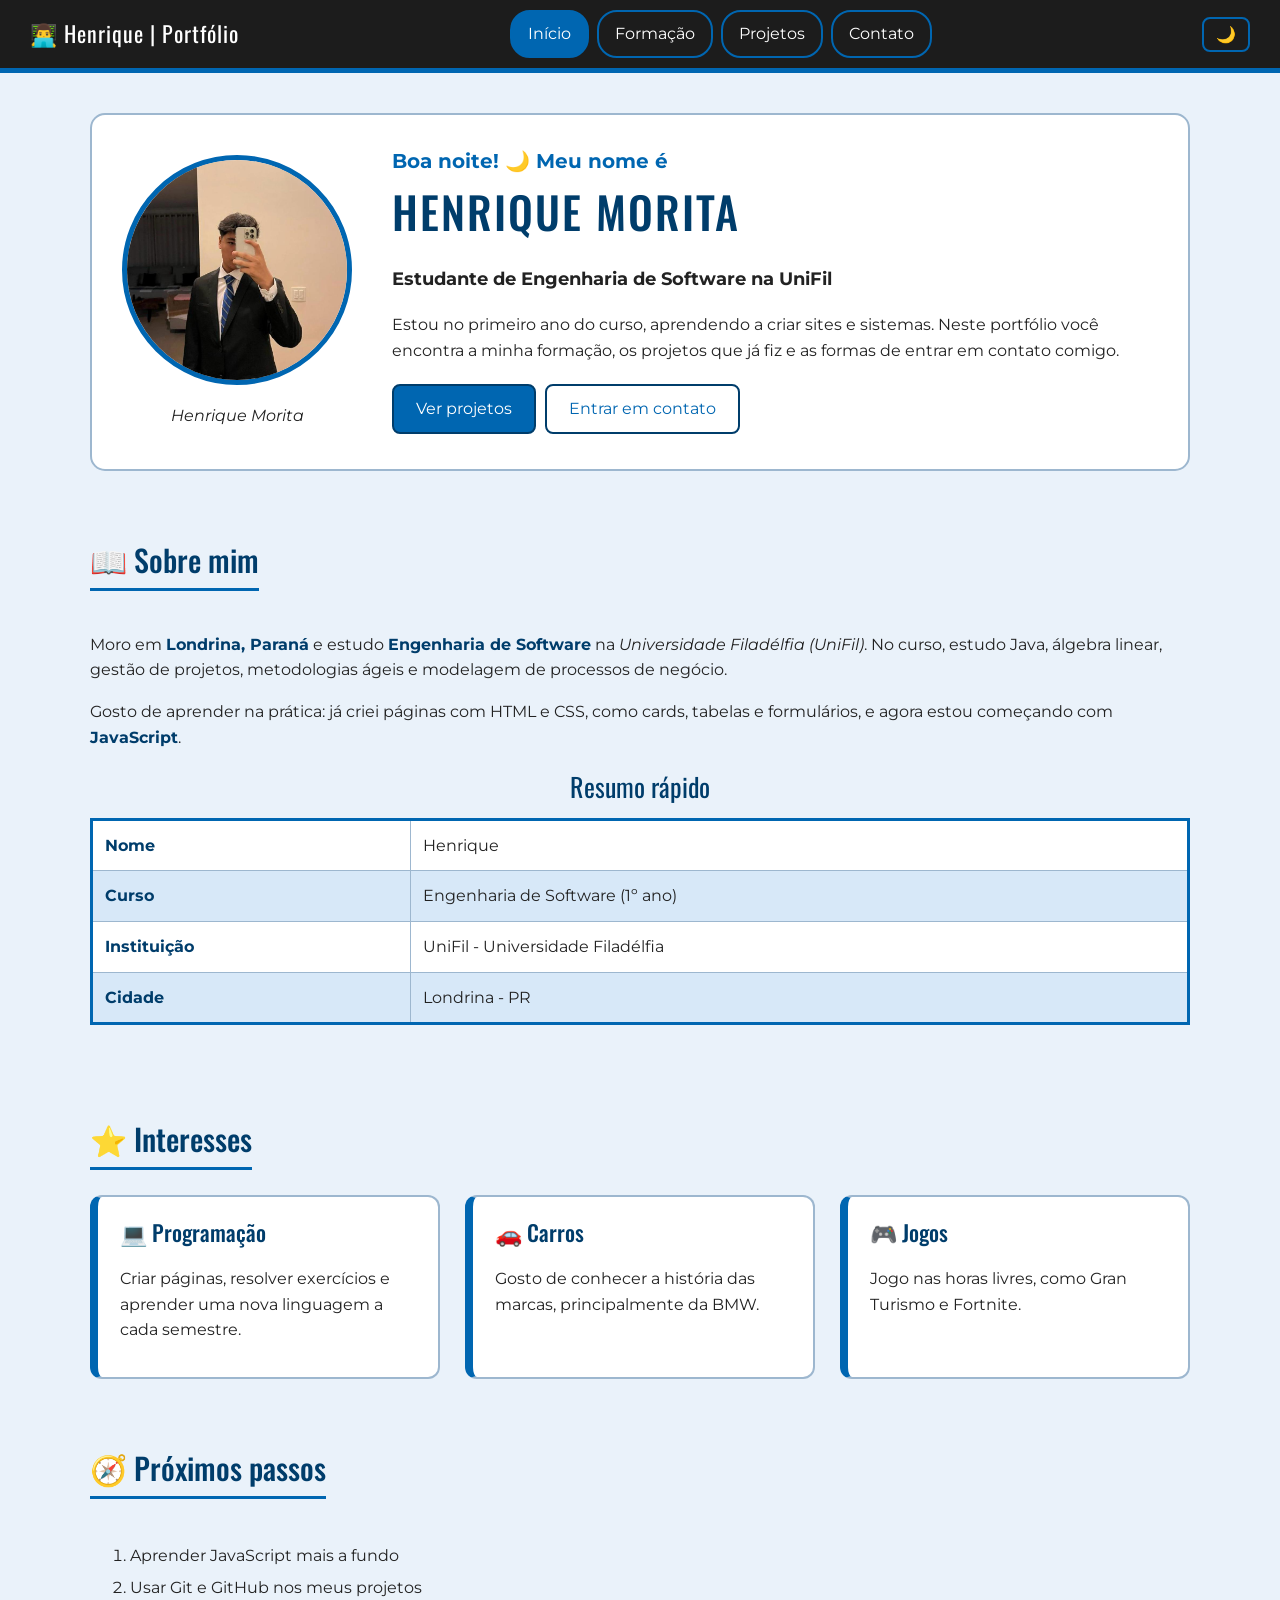
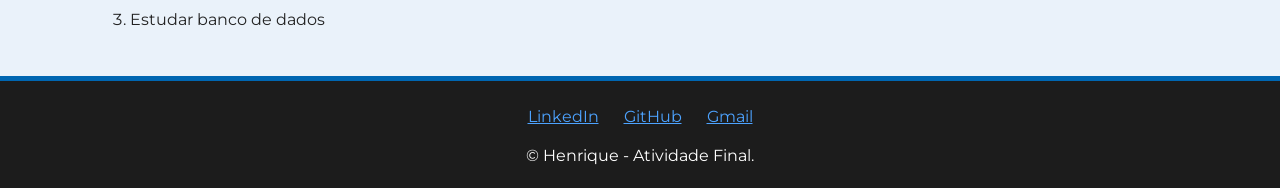
<file: index.html>
<!DOCTYPE html>
<!-- Portfólio pessoal - Página inicial -->
<html lang="pt-BR">

<head>
    <meta charset="UTF-8">
    <meta name="viewport" content="width=device-width, initial-scale=1.0">
    <meta name="description" content="Portfólio de Henrique, estudante de Engenharia de Software.">
    <meta name="author" content="Henrique">

    <title>Henrique | Portfólio</title>

    <link rel="icon" href="foto.jpeg" type="image/jpeg">

    <link rel="preconnect" href="https://fonts.googleapis.com">
    <link rel="preconnect" href="https://fonts.gstatic.com" crossorigin>
    <link href="https://fonts.googleapis.com/css2?family=Montserrat:wght@400;700&family=Oswald:wght@500&display=swap" rel="stylesheet">

    <link rel="stylesheet" href="styles.css">
</head>

<body>

    <!-- Menu (igual em todas as páginas) -->
    <header>
        <a class="logo" href="index.html">👨‍💻 Henrique | Portfólio</a>

        <div class="acoes">
            <button id="botao-tema" type="button" title="Alternar entre tema claro e escuro">🌙</button>
            <button id="botao-menu" type="button" aria-label="Abrir menu" aria-expanded="false">☰</button>
        </div>

        <nav aria-label="Menu principal">
            <ul id="menu-lista">
                <li><a class="ativo" href="index.html">Início</a></li>
                <li><a href="formacao.html">Formação</a></li>
                <li><a href="projetos.html">Projetos</a></li>
                <li><a href="contato.html">Contato</a></li>
            </ul>
        </nav>
    </header>

    <main>

        <section class="hero">
            <figure class="foto">
                <img src="foto.jpeg" alt="Foto de perfil de Henrique" width="220" height="220">
                <figcaption>Henrique Morita</figcaption>
            </figure>

            <div class="hero-texto">
                <!-- O JavaScript troca este texto conforme a hora do dia -->
                <p id="saudacao">Olá! Meu nome é</p>
                <h1>Henrique Morita</h1>
                <p class="subtitulo">Estudante de Engenharia de Software na UniFil</p>
                <p>
                    Estou no primeiro ano do curso, aprendendo a criar sites e sistemas.
                    Neste portfólio você encontra a minha formação, os projetos que já fiz
                    e as formas de entrar em contato comigo.
                </p>
                <a class="botao" href="projetos.html">Ver projetos</a>
                <a class="botao botao-secundario" href="contato.html">Entrar em contato</a>
            </div>
        </section>

        <section>
            <h2>📖 Sobre mim</h2>
            <article>
                <p>
                    Moro em <strong>Londrina, Paraná</strong> e estudo <strong>Engenharia de Software</strong>
                    na <em>Universidade Filadélfia (UniFil)</em>. No curso, estudo Java, álgebra linear,
                    gestão de projetos, metodologias ágeis e modelagem de processos de negócio.
                </p>
                <p>
                    Gosto de aprender na prática: já criei páginas com HTML e CSS, como cards, tabelas
                    e formulários, e agora estou começando com <strong>JavaScript</strong>.
                </p>
            </article>

            <div class="tabela-container">
                <table>
                    <caption>Resumo rápido</caption>
                    <tbody>
                        <tr>
                            <th scope="row">Nome</th>
                            <td>Henrique</td>
                        </tr>
                        <tr>
                            <th scope="row">Curso</th>
                            <td>Engenharia de Software (1º ano)</td>
                        </tr>
                        <tr>
                            <th scope="row">Instituição</th>
                            <td>UniFil - Universidade Filadélfia</td>
                        </tr>
                        <tr>
                            <th scope="row">Cidade</th>
                            <td>Londrina - PR</td>
                        </tr>
                    </tbody>
                </table>
            </div>
        </section>

        <section>
            <h2>⭐ Interesses</h2>
            <div class="cards cards-3">
                <article class="card">
                    <h3>💻 Programação</h3>
                    <p>Criar páginas, resolver exercícios e aprender uma nova linguagem a cada semestre.</p>
                </article>
                <article class="card">
                    <h3>🚗 Carros</h3>
                    <p>Gosto de conhecer a história das marcas, principalmente da BMW.</p>
                </article>
                <article class="card">
                    <h3>🎮 Jogos</h3>
                    <p>Jogo nas horas livres, como Gran Turismo e Fortnite.</p>
                </article>
            </div>
        </section>

        <section>
            <h2>🧭 Próximos passos</h2>
            <ol>
                <li>Aprender JavaScript mais a fundo</li>
                <li>Usar Git e GitHub nos meus projetos</li>
                <li>Estudar banco de dados</li>
            </ol>
        </section>

    </main>

    <!-- Rodapé (igual em todas as páginas) -->
    <footer>
        <ul>
            <li><a href="https://www.linkedin.com/in/henrique-morita-74a485434/" target="_blank" rel="noopener">LinkedIn</a></li>
            <li><a href="https://github.com/HenriqueMorita27" target="_blank" rel="noopener">GitHub</a></li>
            <li><a href="https://mail.google.com/mail/?view=cm&to=henrique.morita2711@gmail.com" target="_blank" rel="noopener">Gmail</a></li>
        </ul>
        <p>&copy; Henrique - Atividade Final.</p>
    </footer>

    <script src="script.js"></script>
</body>

</html>
</file>
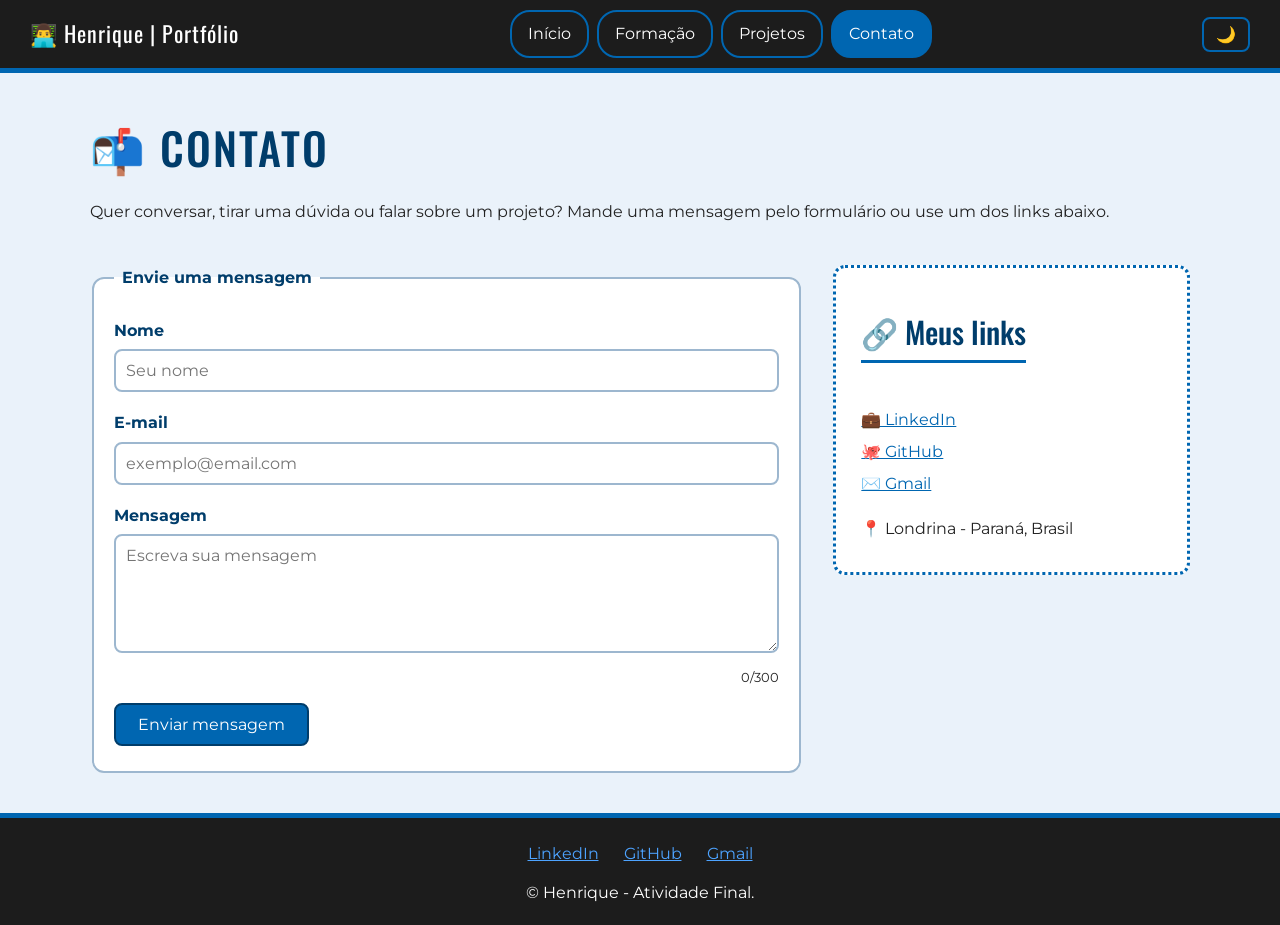
<file: contato.html>
<!DOCTYPE html>
<!-- Portfólio pessoal - Contato -->
<html lang="pt-BR">

<head>
    <meta charset="UTF-8">
    <meta name="viewport" content="width=device-width, initial-scale=1.0">
    <meta name="description" content="Formas de entrar em contato com Henrique.">
    <meta name="author" content="Henrique">

    <title>Contato | Henrique</title>

    <link rel="icon" href="foto.jpeg" type="image/jpeg">

    <link rel="preconnect" href="https://fonts.googleapis.com">
    <link rel="preconnect" href="https://fonts.gstatic.com" crossorigin>
    <link href="https://fonts.googleapis.com/css2?family=Montserrat:wght@400;700&family=Oswald:wght@500&display=swap" rel="stylesheet">

    <link rel="stylesheet" href="styles.css">
</head>

<body>

    <!-- Menu (igual em todas as páginas) -->
    <header>
        <a class="logo" href="index.html">👨‍💻 Henrique | Portfólio</a>

        <div class="acoes">
            <button id="botao-tema" type="button" title="Alternar entre tema claro e escuro">🌙</button>
            <button id="botao-menu" type="button" aria-label="Abrir menu" aria-expanded="false">☰</button>
        </div>

        <nav aria-label="Menu principal">
            <ul id="menu-lista">
                <li><a href="index.html">Início</a></li>
                <li><a href="formacao.html">Formação</a></li>
                <li><a href="projetos.html">Projetos</a></li>
                <li><a class="ativo" href="contato.html">Contato</a></li>
            </ul>
        </nav>
    </header>

    <main>

        <section>
            <h1>📬 Contato</h1>
            <p>
                Quer conversar, tirar uma dúvida ou falar sobre um projeto?
                Mande uma mensagem pelo formulário ou use um dos links abaixo.
            </p>
        </section>

        <section class="contato">

            <!-- novalidate: a validação é feita pelo JavaScript (script.js) -->
            <form id="formulario-contato" action="#" method="post" novalidate>
                <fieldset>
                    <legend>Envie uma mensagem</legend>

                    <label for="nome">Nome</label>
                    <input type="text" id="nome" name="contatoNome" placeholder="Seu nome" maxlength="50">

                    <label for="email">E-mail</label>
                    <input type="email" id="email" name="contatoEmail" placeholder="exemplo@email.com">

                    <label for="mensagem">Mensagem</label>
                    <textarea id="mensagem" name="contatoMensagem" rows="5" maxlength="300"
                              placeholder="Escreva sua mensagem"></textarea>
                    <p id="contador">0/300</p>

                    <button class="botao" type="submit">Enviar mensagem</button>

                    <!-- O JavaScript escreve aqui a resposta -->
                    <p id="resposta"></p>
                </fieldset>
            </form>

            <aside class="links-contato">
                <h2>🔗 Meus links</h2>
                <ul>
                    <li><a href="https://www.linkedin.com/in/henrique-morita-74a485434/" target="_blank" rel="noopener">💼 LinkedIn</a></li>
                    <li><a href="https://github.com/HenriqueMorita27" target="_blank" rel="noopener">🐙 GitHub</a></li>
                    <li><a href="https://mail.google.com/mail/?view=cm&to=henrique.morita2711@gmail.com" target="_blank" rel="noopener">✉️ Gmail</a></li>
                </ul>
                <p>📍 Londrina - Paraná, Brasil</p>
            </aside>

        </section>

    </main>

    <!-- Rodapé (igual em todas as páginas) -->
    <footer>
        <ul>
            <li><a href="https://www.linkedin.com/in/henrique-morita-74a485434/" target="_blank" rel="noopener">LinkedIn</a></li>
            <li><a href="https://github.com/HenriqueMorita27" target="_blank" rel="noopener">GitHub</a></li>
            <li><a href="https://mail.google.com/mail/?view=cm&to=henrique.morita2711@gmail.com" target="_blank" rel="noopener">Gmail</a></li>
        </ul>
        <p>&copy; Henrique - Atividade Final.</p>
    </footer>

    <script src="script.js"></script>
</body>

</html>
</file>
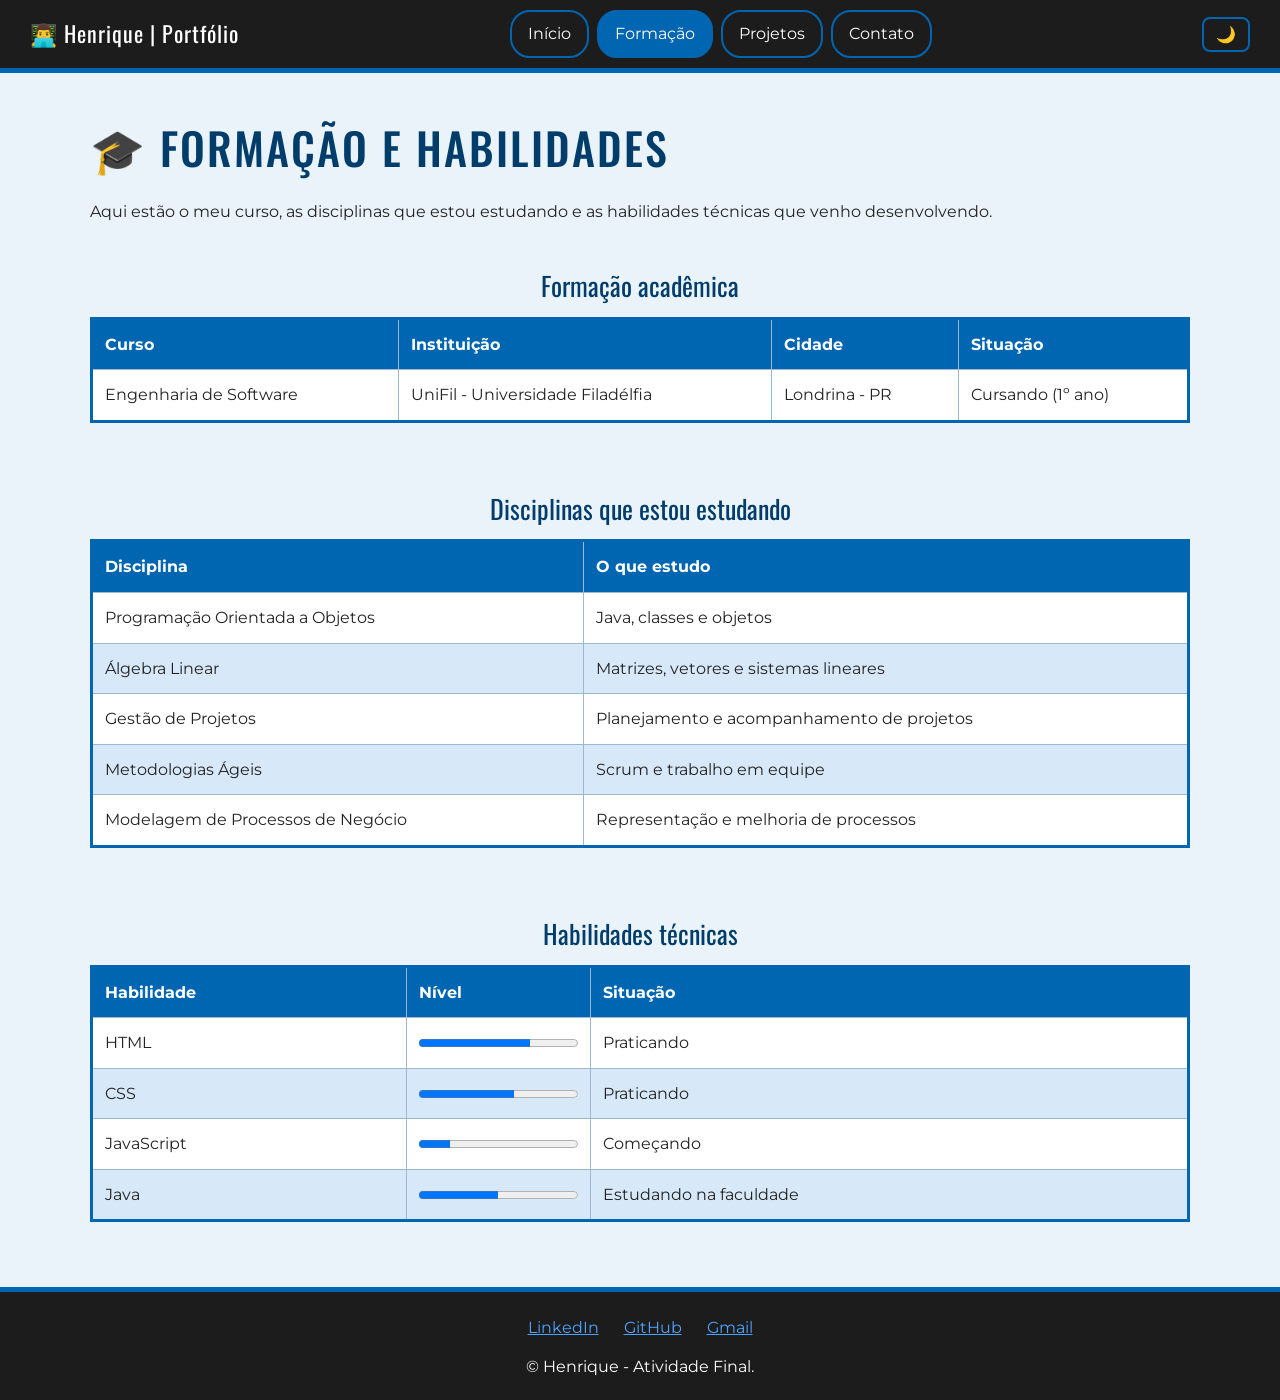
<file: formacao.html>
<!DOCTYPE html>
<!-- Portfólio pessoal - Formação e habilidades -->
<html lang="pt-BR">

<head>
    <meta charset="UTF-8">
    <meta name="viewport" content="width=device-width, initial-scale=1.0">
    <meta name="description" content="Formação acadêmica, disciplinas e habilidades de Henrique.">
    <meta name="author" content="Henrique">

    <title>Formação | Henrique</title>

    <link rel="icon" href="foto.jpeg" type="image/jpeg">

    <link rel="preconnect" href="https://fonts.googleapis.com">
    <link rel="preconnect" href="https://fonts.gstatic.com" crossorigin>
    <link href="https://fonts.googleapis.com/css2?family=Montserrat:wght@400;700&family=Oswald:wght@500&display=swap" rel="stylesheet">

    <link rel="stylesheet" href="styles.css">
</head>

<body>

    <!-- Menu (igual em todas as páginas) -->
    <header>
        <a class="logo" href="index.html">👨‍💻 Henrique | Portfólio</a>

        <div class="acoes">
            <button id="botao-tema" type="button" title="Alternar entre tema claro e escuro">🌙</button>
            <button id="botao-menu" type="button" aria-label="Abrir menu" aria-expanded="false">☰</button>
        </div>

        <nav aria-label="Menu principal">
            <ul id="menu-lista">
                <li><a href="index.html">Início</a></li>
                <li><a class="ativo" href="formacao.html">Formação</a></li>
                <li><a href="projetos.html">Projetos</a></li>
                <li><a href="contato.html">Contato</a></li>
            </ul>
        </nav>
    </header>

    <main>

        <section>
            <h1>🎓 Formação e Habilidades</h1>
            <p>
                Aqui estão o meu curso, as disciplinas que estou estudando e as habilidades
                técnicas que venho desenvolvendo.
            </p>
        </section>

        <section>
            <div class="tabela-container">
                <table>
                    <caption>Formação acadêmica</caption>
                    <thead>
                        <tr>
                            <th>Curso</th>
                            <th>Instituição</th>
                            <th>Cidade</th>
                            <th>Situação</th>
                        </tr>
                    </thead>
                    <tbody>
                        <tr>
                            <td>Engenharia de Software</td>
                            <td>UniFil - Universidade Filadélfia</td>
                            <td>Londrina - PR</td>
                            <td>Cursando (1º ano)</td>
                        </tr>
                    </tbody>
                </table>
            </div>
        </section>

        <section>
            <div class="tabela-container">
                <table>
                    <caption>Disciplinas que estou estudando</caption>
                    <thead>
                        <tr>
                            <th>Disciplina</th>
                            <th>O que estudo</th>
                        </tr>
                    </thead>
                    <tbody>
                        <tr>
                            <td>Programação Orientada a Objetos</td>
                            <td>Java, classes e objetos</td>
                        </tr>
                        <tr>
                            <td>Álgebra Linear</td>
                            <td>Matrizes, vetores e sistemas lineares</td>
                        </tr>
                        <tr>
                            <td>Gestão de Projetos</td>
                            <td>Planejamento e acompanhamento de projetos</td>
                        </tr>
                        <tr>
                            <td>Metodologias Ágeis</td>
                            <td>Scrum e trabalho em equipe</td>
                        </tr>
                        <tr>
                            <td>Modelagem de Processos de Negócio</td>
                            <td>Representação e melhoria de processos</td>
                        </tr>
                    </tbody>
                </table>
            </div>
        </section>

        <section>
            <div class="tabela-container">
                <table>
                    <caption>Habilidades técnicas</caption>
                    <thead>
                        <tr>
                            <th>Habilidade</th>
                            <th>Nível</th>
                            <th>Situação</th>
                        </tr>
                    </thead>
                    <tbody>
                        <tr>
                            <td>HTML</td>
                            <td><progress value="70" max="100">70%</progress></td>
                            <td>Praticando</td>
                        </tr>
                        <tr>
                            <td>CSS</td>
                            <td><progress value="60" max="100">60%</progress></td>
                            <td>Praticando</td>
                        </tr>
                        <tr>
                            <td>JavaScript</td>
                            <td><progress value="20" max="100">20%</progress></td>
                            <td>Começando</td>
                        </tr>
                        <tr>
                            <td>Java</td>
                            <td><progress value="50" max="100">50%</progress></td>
                            <td>Estudando na faculdade</td>
                        </tr>
                    </tbody>
                </table>
            </div>
        </section>

    </main>

    <!-- Rodapé (igual em todas as páginas) -->
    <footer>
        <ul>
            <li><a href="https://www.linkedin.com/in/henrique-morita-74a485434/" target="_blank" rel="noopener">LinkedIn</a></li>
            <li><a href="https://github.com/HenriqueMorita27" target="_blank" rel="noopener">GitHub</a></li>
            <li><a href="https://mail.google.com/mail/?view=cm&to=henrique.morita2711@gmail.com" target="_blank" rel="noopener">Gmail</a></li>
        </ul>
        <p>&copy; Henrique - Atividade Final.</p>
    </footer>

    <script src="script.js"></script>
</body>

</html>
</file>
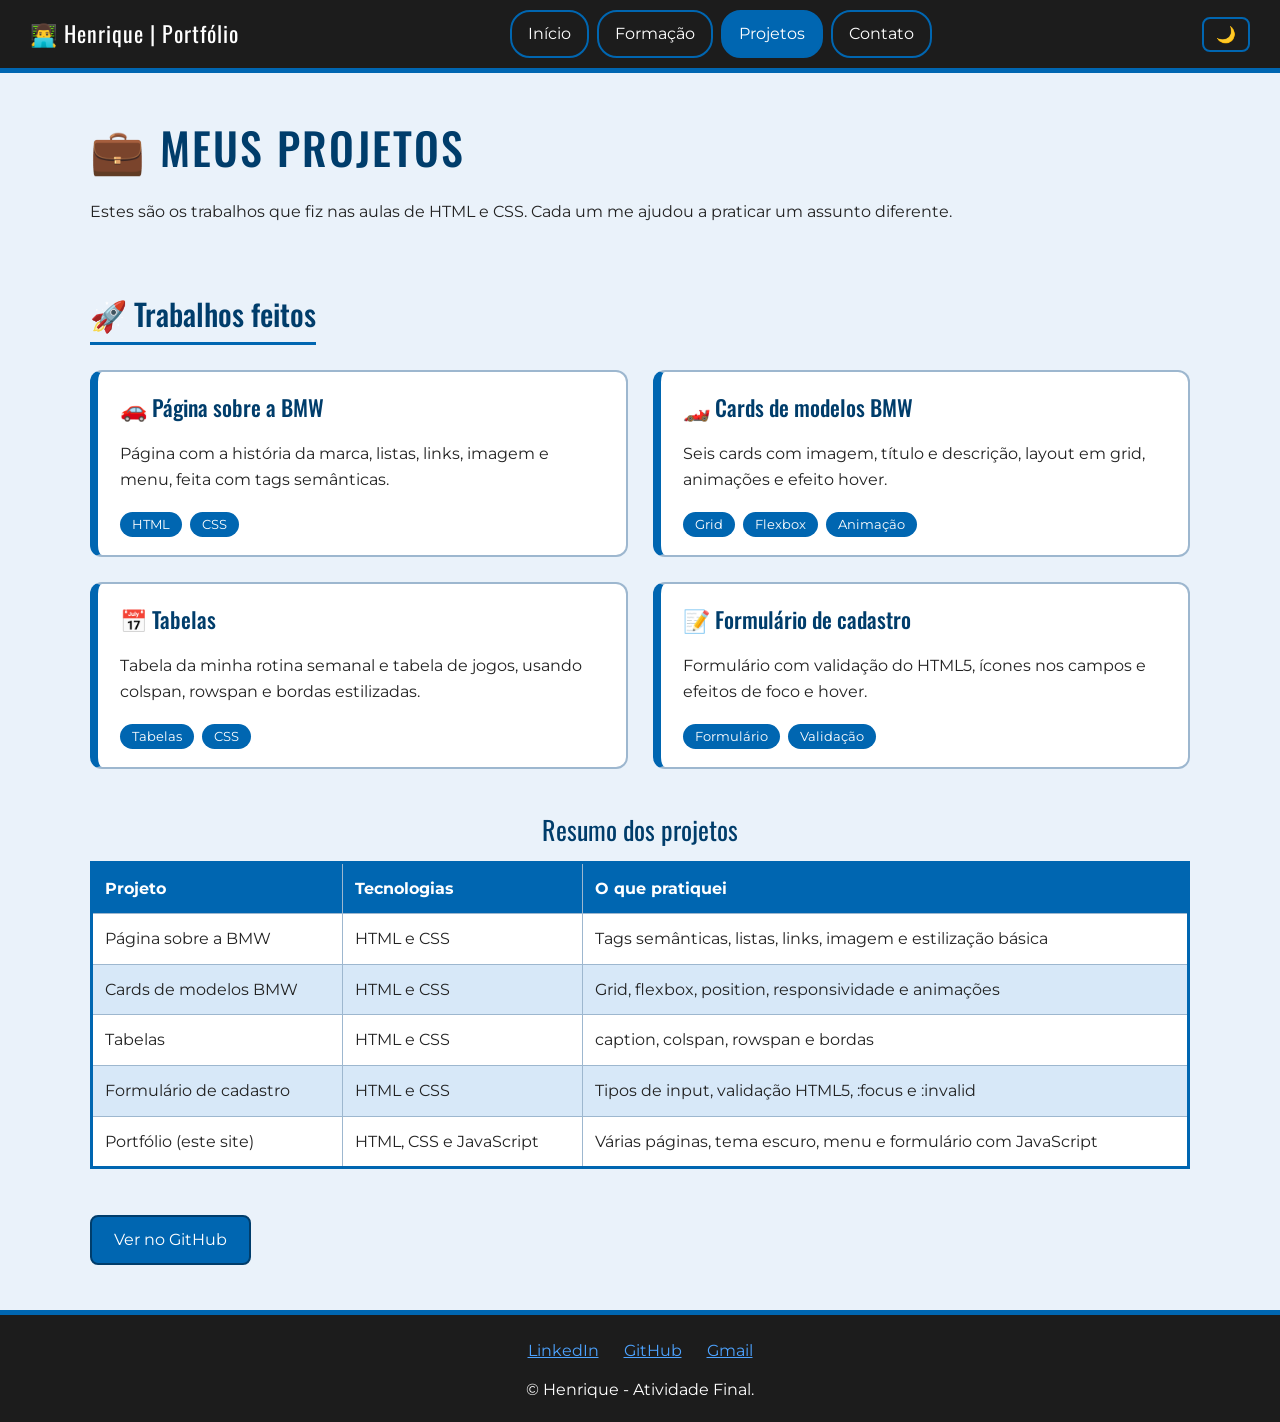
<file: projetos.html>
<!DOCTYPE html>
<!-- Portfólio pessoal - Projetos -->
<html lang="pt-BR">

<head>
    <meta charset="UTF-8">
    <meta name="viewport" content="width=device-width, initial-scale=1.0">
    <meta name="description" content="Projetos de HTML e CSS feitos por Henrique durante o curso.">
    <meta name="author" content="Henrique">

    <title>Projetos | Henrique</title>

    <link rel="icon" href="foto.jpeg" type="image/jpeg">

    <link rel="preconnect" href="https://fonts.googleapis.com">
    <link rel="preconnect" href="https://fonts.gstatic.com" crossorigin>
    <link href="https://fonts.googleapis.com/css2?family=Montserrat:wght@400;700&family=Oswald:wght@500&display=swap" rel="stylesheet">

    <link rel="stylesheet" href="styles.css">
</head>

<body>

    <!-- Menu (igual em todas as páginas) -->
    <header>
        <a class="logo" href="index.html">👨‍💻 Henrique | Portfólio</a>

        <div class="acoes">
            <button id="botao-tema" type="button" title="Alternar entre tema claro e escuro">🌙</button>
            <button id="botao-menu" type="button" aria-label="Abrir menu" aria-expanded="false">☰</button>
        </div>

        <nav aria-label="Menu principal">
            <ul id="menu-lista">
                <li><a href="index.html">Início</a></li>
                <li><a href="formacao.html">Formação</a></li>
                <li><a class="ativo" href="projetos.html">Projetos</a></li>
                <li><a href="contato.html">Contato</a></li>
            </ul>
        </nav>
    </header>

    <main>

        <section>
            <h1>💼 Meus Projetos</h1>
            <p>
                Estes são os trabalhos que fiz nas aulas de HTML e CSS. Cada um me ajudou
                a praticar um assunto diferente.
            </p>
        </section>

        <section>
            <h2>🚀 Trabalhos feitos</h2>
            <div class="cards">

                <article class="card">
                    <h3>🚗 Página sobre a BMW</h3>
                    <p>
                        Página com a história da marca, listas, links, imagem e menu,
                        feita com tags semânticas.
                    </p>
                    <span class="tag">HTML</span>
                    <span class="tag">CSS</span>
                </article>

                <article class="card">
                    <h3>🏎️ Cards de modelos BMW</h3>
                    <p>
                        Seis cards com imagem, título e descrição, layout em grid,
                        animações e efeito hover.
                    </p>
                    <span class="tag">Grid</span>
                    <span class="tag">Flexbox</span>
                    <span class="tag">Animação</span>
                </article>

                <article class="card">
                    <h3>📅 Tabelas</h3>
                    <p>
                        Tabela da minha rotina semanal e tabela de jogos, usando
                        colspan, rowspan e bordas estilizadas.
                    </p>
                    <span class="tag">Tabelas</span>
                    <span class="tag">CSS</span>
                </article>

                <article class="card">
                    <h3>📝 Formulário de cadastro</h3>
                    <p>
                        Formulário com validação do HTML5, ícones nos campos e efeitos
                        de foco e hover.
                    </p>
                    <span class="tag">Formulário</span>
                    <span class="tag">Validação</span>
                </article>

            </div>
        </section>

        <section>
            <div class="tabela-container">
                <table>
                    <caption>Resumo dos projetos</caption>
                    <thead>
                        <tr>
                            <th>Projeto</th>
                            <th>Tecnologias</th>
                            <th>O que pratiquei</th>
                        </tr>
                    </thead>
                    <tbody>
                        <tr>
                            <td>Página sobre a BMW</td>
                            <td>HTML e CSS</td>
                            <td>Tags semânticas, listas, links, imagem e estilização básica</td>
                        </tr>
                        <tr>
                            <td>Cards de modelos BMW</td>
                            <td>HTML e CSS</td>
                            <td>Grid, flexbox, position, responsividade e animações</td>
                        </tr>
                        <tr>
                            <td>Tabelas</td>
                            <td>HTML e CSS</td>
                            <td>caption, colspan, rowspan e bordas</td>
                        </tr>
                        <tr>
                            <td>Formulário de cadastro</td>
                            <td>HTML e CSS</td>
                            <td>Tipos de input, validação HTML5, :focus e :invalid</td>
                        </tr>
                        <tr>
                            <td>Portfólio (este site)</td>
                            <td>HTML, CSS e JavaScript</td>
                            <td>Várias páginas, tema escuro, menu e formulário com JavaScript</td>
                        </tr>
                    </tbody>
                </table>
            </div>

            <p>
                <a class="botao" href="https://github.com/HenriqueMorita27" target="_blank" rel="noopener">Ver no GitHub</a>
            </p>
        </section>

    </main>

    <!-- Rodapé (igual em todas as páginas) -->
    <footer>
        <ul>
            <li><a href="https://www.linkedin.com/in/henrique-morita-74a485434/" target="_blank" rel="noopener">LinkedIn</a></li>
            <li><a href="https://github.com/HenriqueMorita27" target="_blank" rel="noopener">GitHub</a></li>
            <li><a href="https://mail.google.com/mail/?view=cm&to=henrique.morita2711@gmail.com" target="_blank" rel="noopener">Gmail</a></li>
        </ul>
        <p>&copy; Henrique - Atividade Final.</p>
    </footer>

    <script src="script.js"></script>
</body>

</html>
</file>
<file: styles.css>
/* ===== Cores do site (tema claro e tema escuro) ===== */
:root {
    --fundo: #eaf2fa;
    --texto: #222222;
    --card: #ffffff;
    --destaque: #0066b1;
    --titulo: #003d6b;
    --link: #0066b1;
    --borda: #9db7cf;
    --linha-tabela: #d7e8f8;
}

/* A classe tema-escuro é colocada no body pelo JavaScript */
body.tema-escuro {
    --fundo: #10161d;
    --texto: #e8eef4;
    --card: #1b2530;
    --titulo: #7fc0ff;
    --link: #7fc0ff;
    --borda: #33475a;
    --linha-tabela: #24323f;
}

/* ===== Estilos gerais ===== */
body {
    background-color: var(--fundo);
    color: var(--texto);
    font-family: 'Montserrat', sans-serif;
    line-height: 1.6;
    margin: 0;
    transition: background-color 0.3s, color 0.3s;
}

h1, h2, h3 {
    font-family: 'Oswald', sans-serif;
    font-weight: 500;
    color: var(--titulo);
}

h1 {
    font-size: 44px;
    text-transform: uppercase;
    letter-spacing: 2px;
    margin: 0 0 10px 0;
}

h2 {
    display: inline-block;
    font-size: 30px;
    border-bottom: 3px solid var(--destaque);
    padding-bottom: 4px;
}

h3 {
    font-size: 22px;
    margin: 0 0 8px 0;
}

a {
    color: var(--link);
}

strong {
    color: var(--titulo);
}

main {
    width: 90%;
    max-width: 1100px;
    margin: 40px auto;
}

section {
    margin-bottom: 40px;
    animation: aparecer 0.8s;
}

/* ===== Menu (header) ===== */
header {
    position: sticky;
    top: 0;
    z-index: 10;
    display: flex;
    justify-content: space-between;
    align-items: center;
    flex-wrap: wrap;
    gap: 10px;
    padding: 10px 30px;
    background-color: #1c1c1c;
    border-bottom: 5px solid #0066b1;
}

.logo {
    color: #ffffff;
    font-family: 'Oswald', sans-serif;
    font-size: 22px;
    letter-spacing: 1px;
    text-decoration: none;
}

nav {
    order: 2;
}

.acoes {
    order: 3;
    display: flex;
    gap: 8px;
}

nav ul {
    list-style-type: none;
    display: flex;
    gap: 8px;
    margin: 0;
    padding: 0;
}

nav a {
    display: block;
    color: #ffffff;
    text-decoration: none;
    padding: 6px 16px;
    border: 2px solid #0066b1;
    border-radius: 20px;
    transition: background-color 0.3s;
}

nav a:hover,
nav a.ativo {
    background-color: #0066b1;
}

/* Botões do menu (tema e menu do celular) */
#botao-tema,
#botao-menu {
    background-color: transparent;
    color: #ffffff;
    border: 2px solid #0066b1;
    border-radius: 8px;
    padding: 6px 12px;
    font-size: 16px;
    cursor: pointer;
}

#botao-tema:hover,
#botao-menu:hover {
    background-color: #0066b1;
}

/* O botão do menu só aparece no celular */
#botao-menu {
    display: none;
}

/* ===== Início (hero e foto) ===== */
.hero {
    display: flex;
    justify-content: center;
    align-items: center;
    flex-wrap: wrap;
    gap: 40px;
    padding: 30px;
    background-color: var(--card);
    border: 2px solid var(--borda);
    border-radius: 15px;
}

.foto {
    position: relative;
    margin: 0;
    text-align: center;
    animation: flutuar 4s ease-in-out infinite;
}

.foto img {
    width: 220px;
    height: 220px;
    object-fit: cover;
    background-color: #ffffff;
    border: 5px solid var(--destaque);
    border-radius: 50%;
}

.foto figcaption {
    margin-top: 10px;
    font-style: italic;
}

.hero-texto {
    flex: 1;
    min-width: 260px;
}

#saudacao {
    margin: 0;
    color: var(--destaque);
    font-size: 20px;
    font-weight: bold;
}

.subtitulo {
    font-size: 18px;
    font-weight: bold;
}

/* ===== Botões ===== */
.botao {
    display: inline-block;
    margin: 5px 5px 5px 0;
    padding: 10px 22px;
    background-color: var(--destaque);
    color: #ffffff;
    border: 2px solid #003d6b;
    border-radius: 8px;
    font-family: inherit;
    font-size: 16px;
    text-decoration: none;
    cursor: pointer;
    transition: background-color 0.3s, transform 0.3s;
}

.botao:hover {
    background-color: #003d6b;
    transform: translateY(-3px);
}

.botao-secundario {
    background-color: var(--card);
    color: var(--destaque);
}

.botao-secundario:hover {
    color: #ffffff;
}

/* ===== Cards (grid) ===== */
.cards {
    display: grid;
    grid-template-columns: repeat(2, 1fr);
    gap: 25px;
}

.cards-3 {
    grid-template-columns: repeat(3, 1fr);
}

.card {
    padding: 18px 22px;
    background-color: var(--card);
    border: 2px solid var(--borda);
    border-left: 8px solid var(--destaque);
    border-radius: 12px;
    transition: transform 0.3s, box-shadow 0.3s;
}

.card:hover {
    transform: translateY(-6px);
    box-shadow: 0 10px 18px rgba(0, 61, 107, 0.35);
}

.tag {
    display: inline-block;
    margin: 4px 4px 0 0;
    padding: 2px 12px;
    background-color: var(--destaque);
    color: #ffffff;
    border-radius: 20px;
    font-size: 13px;
}

/* ===== Tabelas ===== */
.tabela-container {
    overflow-x: auto;
}

table {
    width: 100%;
    margin-bottom: 25px;
    background-color: var(--card);
    border: 3px solid var(--destaque);
    border-collapse: collapse;
}

caption {
    padding-bottom: 10px;
    color: var(--titulo);
    font-family: 'Oswald', sans-serif;
    font-size: 26px;
}

th, td {
    padding: 12px;
    border: 1px solid var(--borda);
    text-align: left;
}

thead th {
    background-color: var(--destaque);
    color: #ffffff;
}

tbody th {
    color: var(--titulo);
}

tbody tr:nth-child(even) {
    background-color: var(--linha-tabela);
}

progress {
    width: 100%;
    height: 16px;
}

ol, ul {
    line-height: 2;
}

/* ===== Contato (formulário) ===== */
.contato {
    display: grid;
    grid-template-columns: 2fr 1fr;
    gap: 30px;
}

form fieldset {
    padding: 15px 20px 20px 20px;
    background-color: var(--card);
    border: 2px solid var(--borda);
    border-radius: 12px;
}

legend {
    padding: 0 8px;
    color: var(--titulo);
    font-weight: bold;
}

label {
    display: block;
    margin-top: 12px;
    color: var(--titulo);
    font-weight: bold;
}

input[type=text],
input[type=email],
textarea {
    width: 100%;
    margin: 6px 0;
    padding: 10px;
    box-sizing: border-box;
    background-color: var(--card);
    color: var(--texto);
    border: 2px solid var(--borda);
    border-radius: 8px;
    font-family: inherit;
    font-size: 16px;
}

input[type=text]:focus,
input[type=email]:focus,
textarea:focus {
    outline: none;
    border-color: var(--destaque);
    box-shadow: 0 0 6px var(--destaque);
}

textarea {
    resize: vertical;
}

#contador {
    margin: 0 0 10px 0;
    font-size: 13px;
    text-align: right;
}

/* Mensagem escrita pelo JavaScript */
#resposta {
    margin: 12px 0 0 0;
    padding: 10px;
    border-radius: 8px;
    font-weight: bold;
}

#resposta:empty {
    display: none;
}

#resposta.sucesso {
    background-color: #d4f5dd;
    color: #14532d;
}

#resposta.erro {
    background-color: #fde2e2;
    color: #7f1d1d;
}

.links-contato {
    align-self: start;
    padding: 15px 25px;
    background-color: var(--card);
    border: 3px dotted var(--destaque);
    border-radius: 12px;
}

.links-contato ul {
    list-style-type: none;
    padding: 0;
}

/* ===== Rodapé (footer) ===== */
footer {
    padding: 20px;
    background-color: #1c1c1c;
    color: #ffffff;
    text-align: center;
    border-top: 5px solid #0066b1;
}

footer ul {
    list-style-type: none;
    display: flex;
    justify-content: center;
    flex-wrap: wrap;
    gap: 25px;
    margin: 0 0 10px 0;
    padding: 0;
}

footer a {
    color: #4da3ff;
}

footer p {
    margin: 0;
}

/* ===== Animações ===== */
@keyframes aparecer {
    from {
        opacity: 0;
        transform: translateY(25px);
    }
    to {
        opacity: 1;
        transform: translateY(0);
    }
}

@keyframes flutuar {
    0%   { top: 0; }
    50%  { top: -10px; }
    100% { top: 0; }
}

/* ===== Responsividade ===== */

/* Tablet */
@media (max-width: 900px) {
    h1 {
        font-size: 36px;
    }

    .cards-3 {
        grid-template-columns: repeat(2, 1fr);
    }
}

/* Celular */
@media (max-width: 700px) {
    header {
        padding: 10px 15px;
    }

    .logo {
        font-size: 18px;
    }

    #botao-menu {
        display: inline-block;
    }

    .acoes {
        order: 2;
    }

    nav {
        order: 3;
        width: 100%;
    }

    nav ul {
        display: none;
        flex-direction: column;
    }

    /* Classe colocada pelo JavaScript ao clicar no botão do menu */
    nav ul.aberto {
        display: flex;
    }

    nav a {
        text-align: center;
    }

    .hero {
        flex-direction: column;
        text-align: center;
    }

    .cards,
    .cards-3,
    .contato {
        grid-template-columns: 1fr;
    }

    h1 {
        font-size: 30px;
    }

    caption {
        font-size: 22px;
    }
}
</file>
